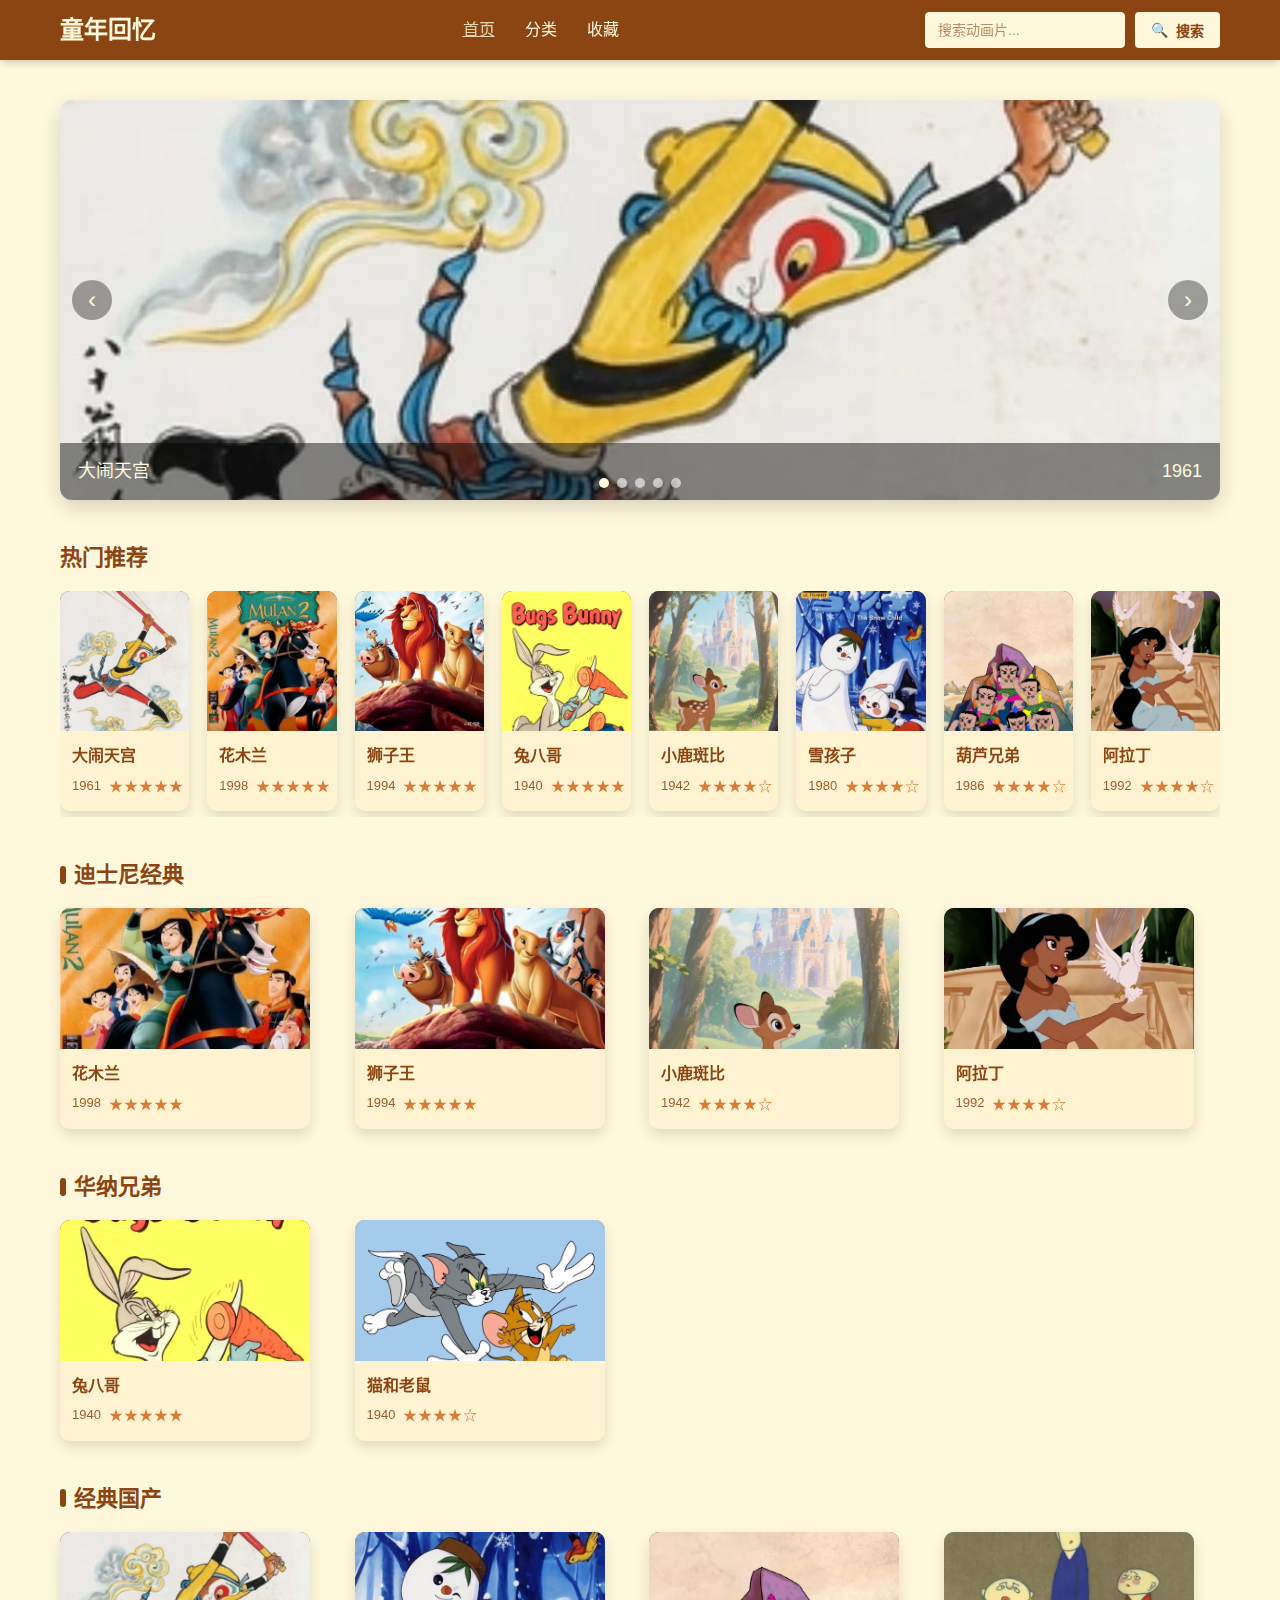
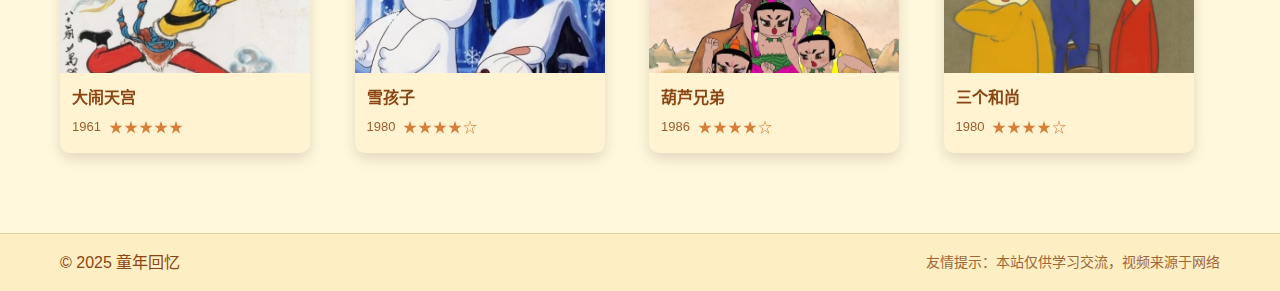
<file: index.html>
<!DOCTYPE html>
<html lang="zh-CN">
<head>
    <meta charset="UTF-8">
    <meta name="viewport" content="width=device-width, initial-scale=1.0">
    <title>童年回忆 - 首页</title>
 <link rel="stylesheet" href="css/style.css">
<link rel="stylesheet" href="css/animations.css">
<link rel="stylesheet" href="css/responsive.css">
</head>
<body>
    <!-- 导航栏 -->
    <nav class="navbar">
        <div class="nav-container">
            <div class="nav-logo">
                <a href="index.html">童年回忆</a>
            </div>
            <ul class="nav-menu">
                <li><a href="index.html" class="active">首页</a></li>
                <li><a href="category.html">分类</a></li>
                <li><a href="collection.html">收藏</a></li>
            </ul>
            <div class="nav-search">
                <form action="search.html" method="get">
                    <input type="text" name="q" placeholder="搜索动画片..." class="search-input">
                    <button type="submit" class="search-btn"><span class="icon-search">🔍</span><span>搜索</span></button>
                </form>
            </div>
        </div>
    </nav>

    <!-- 主要内容区域 -->
    <main class="main-content">
        <!-- 轮播图区域 -->
        <section class="carousel" aria-label="热门轮播">
            <div class="carousel-inner" id="carousel-slides">
                <!-- 动态插入轮播项 -->
            </div>
            <button class="carousel-arrow left" id="carousel-prev" aria-label="上一张">‹</button>
            <button class="carousel-arrow right" id="carousel-next" aria-label="下一张">›</button>
            <div class="carousel-dots" id="carousel-dots">
                <!-- 动态插入圆点 -->
            </div>
        </section>

        <!-- 热门推荐区域 -->
        <section class="section-block">
            <div class="section-title">热门推荐</div>
            <div class="card-row scroll-x" id="hot-list">
                <!-- 动态插入卡片 -->
            </div>
        </section>

        <!-- 分类展示区域 -->
        <section class="section-block" id="cat-disney">
            <div class="section-title with-deco">迪士尼经典</div>
            <div class="card-row" id="list-disney">
                <!-- 动态插入卡片 -->
            </div>
        </section>

        <section class="section-block" id="cat-warner">
            <div class="section-title with-deco">华纳兄弟</div>
            <div class="card-row" id="list-warner">
                <!-- 动态插入卡片 -->
            </div>
        </section>

        <section class="section-block" id="cat-china">
            <div class="section-title with-deco">经典国产</div>
            <div class="card-row" id="list-china">
                <!-- 动态插入卡片 -->
            </div>
        </section>
    </main>

    <!-- 底部区域 -->
    <footer class="site-footer">
        <div class="footer-inner">
            <div>© 2025 童年回忆</div>
            <div class="tip">友情提示：本站仅供学习交流，视频来源于网络</div>
        </div>
    </footer>

    <script src="js/data.js"></script>
    <script src="js/performance.js"></script>
    <script src="js/main.js"></script>
    <script>
        // 初始化性能优化
        document.addEventListener('DOMContentLoaded', function() {
            if (typeof initPerformanceOptimizations === 'function') {
                initPerformanceOptimizations();
            }
        });
    </script>
</body>
</html>
</file>
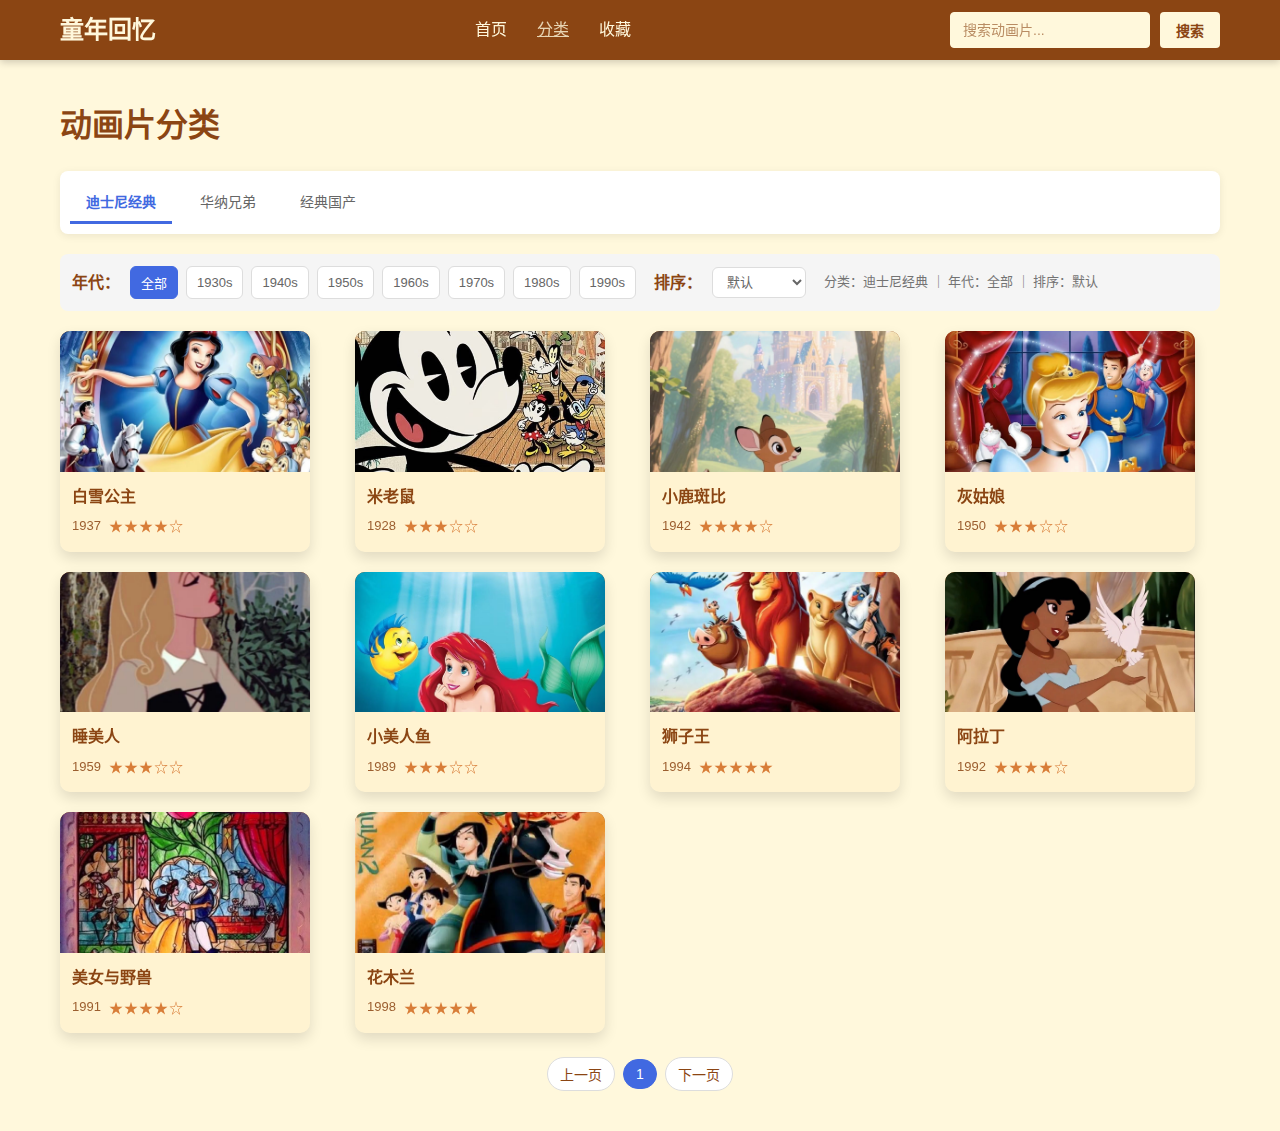
<file: category.html>
<!DOCTYPE html>
<html lang="zh-CN">
<head>
    <meta charset="UTF-8">
    <meta name="viewport" content="width=device-width, initial-scale=1.0">
    <title>童年回忆 - 分类</title>
<link rel="stylesheet" href="css/style.css">
<link rel="stylesheet" href="css/animations.css">
<link rel="stylesheet" href="css/responsive.css">
</head>
<body>
    <!-- 导航栏 -->
    <nav class="navbar">
        <div class="nav-container">
            <div class="nav-logo">
                <a href="index.html">童年回忆</a>
            </div>
            <ul class="nav-menu">
                <li><a href="index.html">首页</a></li>
                <li><a href="category.html" class="active">分类</a></li>
                <li><a href="collection.html">收藏</a></li>
            </ul>
            <div class="nav-search">
                <form action="search.html" method="get">
                    <input type="text" name="q" placeholder="搜索动画片..." class="search-input">
                    <button type="submit" class="search-btn">搜索</button>
                </form>
            </div>
        </div>
    </nav>

    <!-- 分类内容区域 -->
    <main class="main-content">
        <h1>动画片分类</h1>

        <!-- 分类导航栏（Tabs） -->
        <section class="tabs-bar" id="category-tabs">
            <button class="tab-btn" data-category="迪士尼经典">迪士尼经典</button>
            <button class="tab-btn" data-category="华纳兄弟">华纳兄弟</button>
            <button class="tab-btn" data-category="经典国产">经典国产</button>
        </section>

        <!-- 筛选与排序区域 -->
        <section class="filter-bar">
            <div class="filter-group">
                <span class="filter-label">年代：</span>
                <div class="filter-options" id="decade-options">
                    <button class="filter-btn" data-decade="all">全部</button>
                    <button class="filter-btn" data-decade="1930">1930s</button>
                    <button class="filter-btn" data-decade="1940">1940s</button>
                    <button class="filter-btn" data-decade="1950">1950s</button>
                    <button class="filter-btn" data-decade="1960">1960s</button>
                    <button class="filter-btn" data-decade="1970">1970s</button>
                    <button class="filter-btn" data-decade="1980">1980s</button>
                    <button class="filter-btn" data-decade="1990">1990s</button>
                </div>
            </div>
            <div class="sort-group">
                <span class="filter-label">排序：</span>
                <select id="sort-select" class="sort-select">
                    <option value="default">默认</option>
                    <option value="rating_desc">评分最高</option>
                    <option value="year_desc">年份最新</option>
                    <option value="year_asc">年份最早</option>
                </select>
            </div>
            <div class="active-filters" id="active-filters"></div>
        </section>

        <!-- 动画片网格 -->
        <section class="grid-section">
            <div id="category-grid" class="category-grid">
                <!-- 通过JS渲染卡片 -->
            </div>
        </section>

        <!-- 分页器 -->
        <section class="pagination" id="pagination">
            <!-- 通过JS渲染分页按钮 -->
        </section>
    </main>

    <script src="js/data.js"></script>
    <script src="js/main.js"></script>
</body>
</html>
</file>
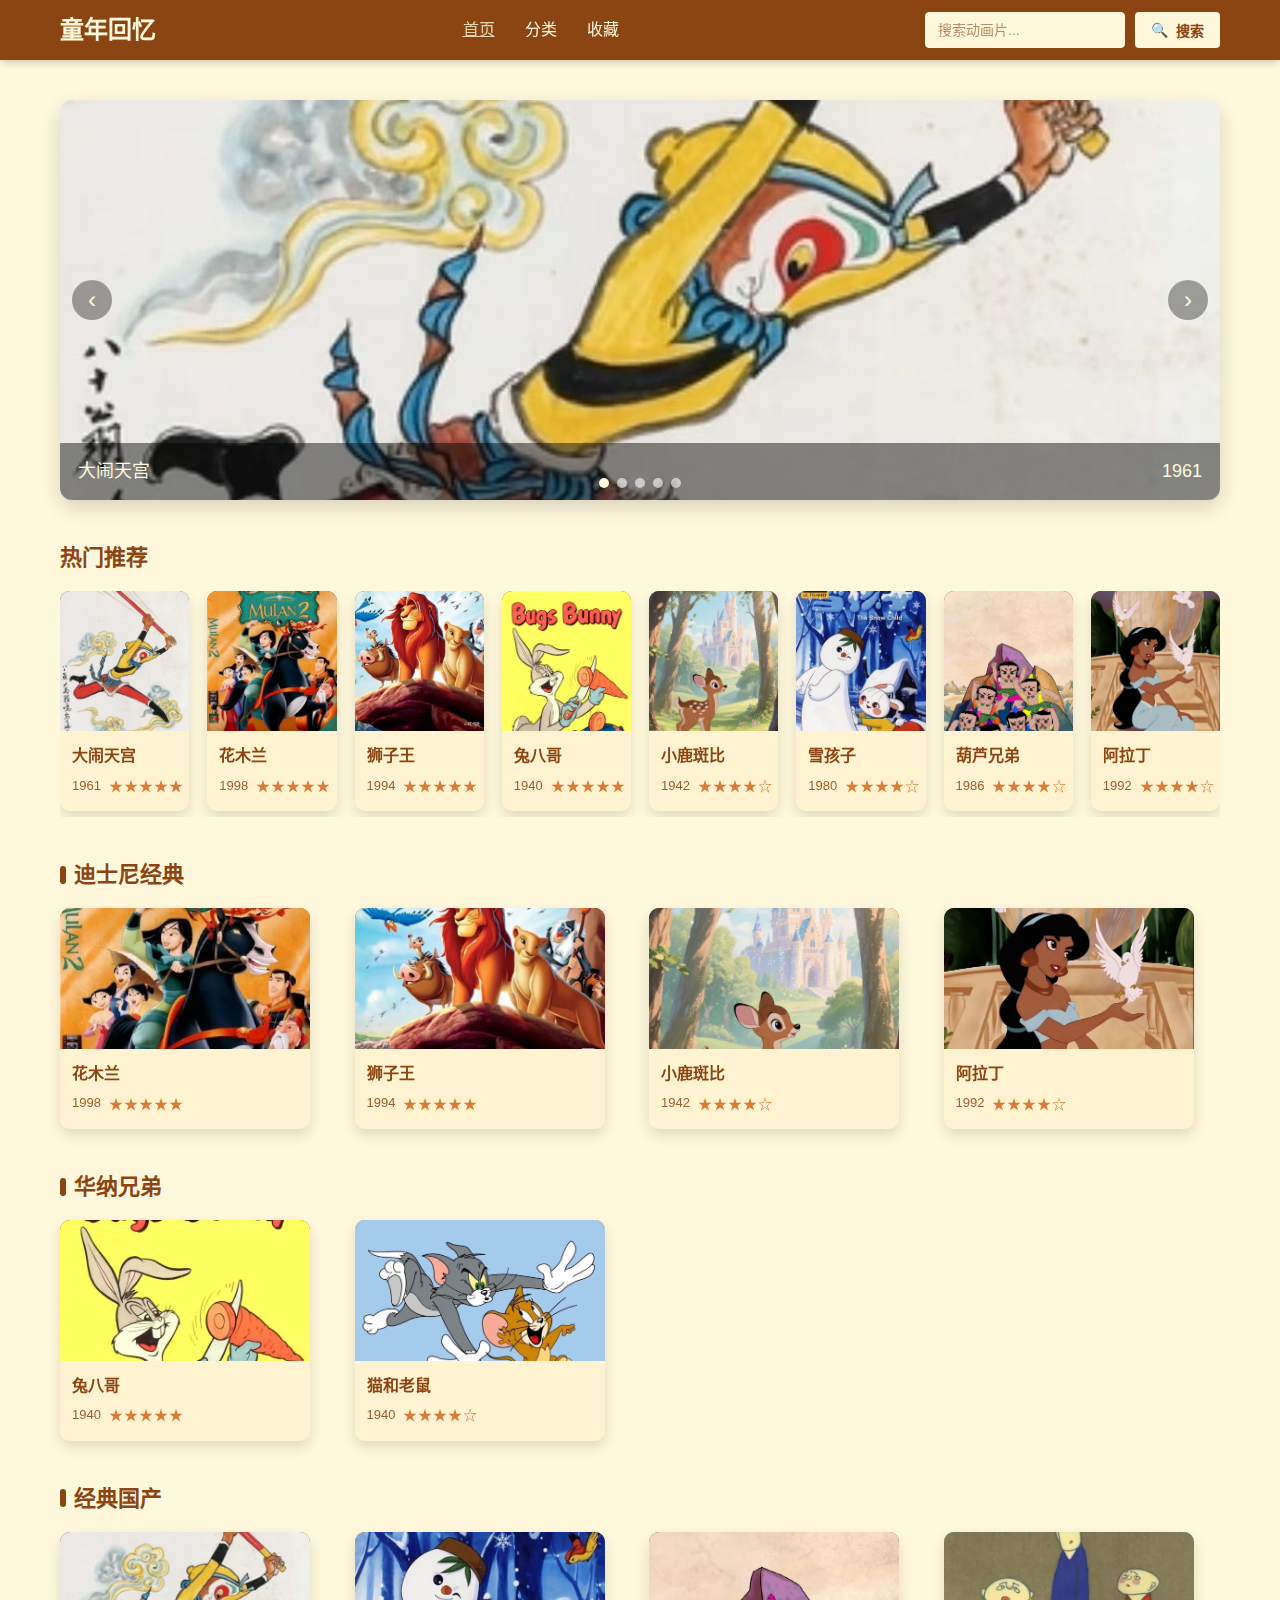
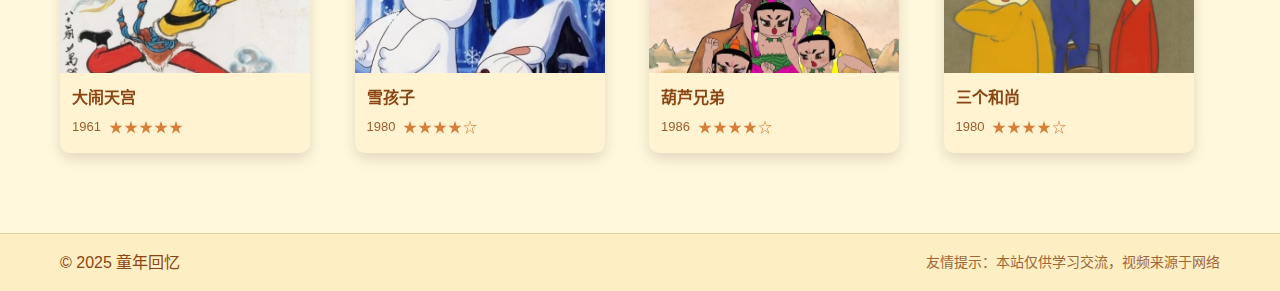
<file: clear-cache.html>
<!DOCTYPE html>
<html lang="zh-CN">
<head>
    <meta charset="UTF-8">
    <title>清除缓存</title>
</head>
<body>
    <h1>正在清除缓存...</h1>
    <script>
        localStorage.clear();
        alert('缓存已清除！正在跳转...');
        window.location.href = 'index.html';
    </script>
</body>
</html>
</file>
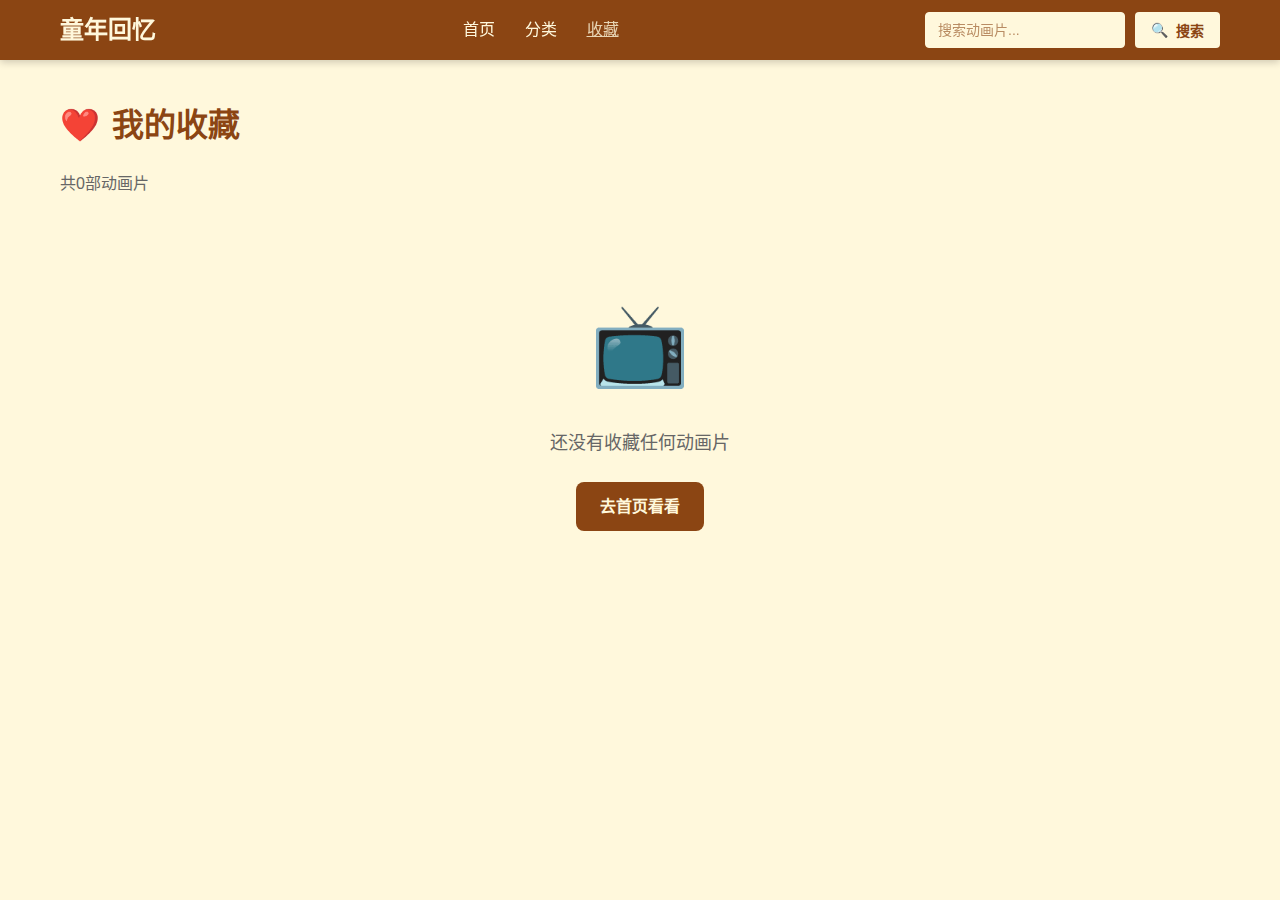
<file: collection.html>
<!DOCTYPE html>
<html lang="zh-CN">
<head>
    <meta charset="UTF-8">
    <meta name="viewport" content="width=device-width, initial-scale=1.0">
    <title>童年回忆 - 收藏</title>
    <link rel="stylesheet" href="css/style.css">
    <link rel="stylesheet" href="css/animations.css">
    <link rel="stylesheet" href="css/responsive.css">
</head>
<body>
    <!-- 导航栏 -->
    <nav class="navbar">
        <div class="nav-container">
            <div class="nav-logo">
                <a href="index.html">童年回忆</a>
            </div>
            <ul class="nav-menu">
                <li><a href="index.html">首页</a></li>
                <li><a href="category.html">分类</a></li>
                <li><a href="collection.html" class="active">收藏</a></li>
            </ul>
            <div class="nav-search">
                <form action="search.html" method="get">
                    <input type="text" name="q" placeholder="搜索动画片..." class="search-input">
                    <button type="submit" class="search-btn"><span class="icon-search">🔍</span><span>搜索</span></button>
                </form>
            </div>
        </div>
    </nav>

    <!-- 收藏内容区域 -->
    <main class="main-content">
        <!-- 页面标题 -->
        <div class="collection-header">
            <h1 class="collection-title">
                <span class="title-icon">❤️</span>
                我的收藏
            </h1>
            <div class="collection-count" id="collection-count">共0部动画片</div>
        </div>

        <!-- 收藏列表 -->
        <div id="collection-list" class="collection-grid">
            <!-- 收藏列表将通过JavaScript动态生成 -->
        </div>

        <!-- 空状态 -->
        <div class="empty-state" id="empty-state" style="display: none;">
            <div class="empty-icon">📺</div>
            <div class="empty-text">还没有收藏任何动画片</div>
            <a href="index.html" class="empty-btn">去首页看看</a>
        </div>
    </main>

    <script src="js/data.js"></script>
    <script src="js/collection.js"></script>
    <script src="js/main.js"></script>
</body>
</html>
</file>
<file: css/style.css>
/* CSS变量（主题色管理） */
:root {
    --primary-color: #8B4513;
    --bg-color: #FFF8DC;
    --accent-color: #4169E1;
    --hover-shadow: 0 10px 22px rgba(0, 0, 0, 0.2);
    --transition-fast: 0.2s;
    --transition-normal: 0.3s;
    --transition-slow: 0.5s;
}

/* 重置默认样式 */
* {
    margin: 0;
    padding: 0;
    box-sizing: border-box;
}

/* 全局样式 */
body {
    font-family: -apple-system, BlinkMacSystemFont, "Segoe UI", Roboto, "Helvetica Neue", Arial, sans-serif;
    background-color: var(--bg-color);
    color: var(--primary-color);
    line-height: 1.6;
    padding-top: 60px;
}

/* 导航栏样式 */
.navbar {
    position: fixed;
    top: 0;
    left: 0;
    right: 0;
    height: 60px;
    background-color: #8B4513;
    box-shadow: 0 2px 8px rgba(0, 0, 0, 0.2);
    z-index: 1000;
}

.nav-container {
    max-width: 1200px;
    margin: 0 auto;
    padding: 0 20px;
    height: 100%;
    display: flex;
    align-items: center;
    justify-content: space-between;
}

.nav-logo a {
    color: #FFF8DC;
    font-size: 24px;
    font-weight: bold;
    text-decoration: none;
    transition: opacity 0.3s;
}

.nav-logo a:hover {
    opacity: 0.8;
}

.nav-menu {
    display: flex;
    list-style: none;
    gap: 30px;
}

.nav-menu li a {
    color: #FFF8DC;
    text-decoration: none;
    font-size: 16px;
    transition: opacity 0.3s;
}

.nav-menu li a:hover,
.nav-menu li a.active {
    opacity: 0.8;
    text-decoration: underline;
}

.nav-search {
    display: flex;
    align-items: center;
}

.nav-search form {
    display: flex;
    gap: 10px;
}

.search-input {
    padding: 8px 12px;
    border: 1px solid #FFF8DC;
    border-radius: 4px;
    background-color: #FFF8DC;
    color: #8B4513;
    font-size: 14px;
    width: 200px;
}

.search-input::placeholder {
    color: #8B4513;
    opacity: 0.6;
}

.search-input:focus {
    outline: none;
    border-color: #FFF8DC;
    box-shadow: 0 0 0 2px rgba(255, 248, 220, 0.3);
}

.search-btn {
    padding: 8px 16px;
    background-color: #FFF8DC;
    color: #8B4513;
    border: none;
    border-radius: 4px;
    cursor: pointer;
    font-size: 14px;
    font-weight: bold;
    transition: background-color 0.3s;
}

.search-btn:hover {
    background-color: #f5e6c8;
}

/* 主要内容区域 */
.main-content {
    max-width: 1200px;
    margin: 0 auto;
    padding: 40px 20px;
}

.main-content h1 {
    font-size: 32px;
    margin-bottom: 20px;
    color: #8B4513;
}

.main-content p {
    font-size: 16px;
    color: #8B4513;
    margin-bottom: 20px;
}

/* 轮播图区域 */
.carousel {
    position: relative;
    width: 100%;
    height: 400px; /* 要求高度 */
    margin-bottom: 40px;
    border-radius: 12px;
    overflow: hidden;
    box-shadow: 0 8px 20px rgba(0,0,0,0.15);
}

.carousel-inner {
    position: relative;
    width: 100%;
    height: 100%;
}

.carousel-slide {
    position: absolute;
    top: 0;
    left: 0;
    width: 100%;
    height: 100%;
    cursor: pointer;
    opacity: 0;
    transition: opacity 0.5s ease-in-out;
}

.carousel-slide img {
    width: 100%;
    height: 100%;
    object-fit: cover; /* 要求：cover */
    display: block;
}

.carousel-caption {
    position: absolute;
    left: 0;
    right: 0;
    bottom: 0;
    padding: 14px 18px;
    background: rgba(0,0,0,0.45); /* 半透明黑色背景 */
    color: #FFF8DC;
    font-size: 18px;
    display: flex;
    justify-content: space-between;
    align-items: center;
}

.carousel-arrow {
    position: absolute;
    top: 50%;
    transform: translateY(-50%);
    width: 40px;
    height: 40px;
    border: none;
    border-radius: 50%;
    background: rgba(0,0,0,0.35);
    color: #FFF8DC;
    font-size: 24px;
    cursor: pointer;
    display: flex;
    align-items: center;
    justify-content: center;
    transition: background 0.3s;
    z-index: 2;
}

.carousel-arrow:hover { background: rgba(0,0,0,0.5); }
.carousel-arrow.left { left: 12px; }
.carousel-arrow.right { right: 12px; }

.carousel-dots {
    position: absolute;
    left: 50%;
    transform: translateX(-50%);
    bottom: 12px;
    display: flex;
    gap: 8px;
    z-index: 2;
}

.carousel-dot {
    width: 10px;
    height: 10px;
    border-radius: 50%;
    background: rgba(255,255,255,0.6);
    cursor: pointer;
}

.carousel-dot.active { background: #FFF8DC; }

/* 区块与卡片 */
.section-block { margin-top: 40px; }
.section-title {
    font-size: 22px;
    font-weight: bold;
    color: #8B4513;
    margin-bottom: 16px;
}
.section-title.with-deco {
    position: relative;
    padding-left: 14px;
}
.section-title.with-deco::before {
    content: '';
    position: absolute;
    left: 0;
    top: 50%;
    transform: translateY(-50%);
    width: 6px;
    height: 18px;
    background: #8B4513; /* 装饰线条 */
    border-radius: 3px;
}

.card-row {
    display: grid;
    grid-template-columns: repeat(auto-fill, minmax(250px, 1fr));
    gap: 18px;
}

.scroll-x {
    display: flex;
    gap: 18px;
    overflow-x: auto;
    padding-bottom: 6px;
    scroll-snap-type: x mandatory;
}
.scroll-x::-webkit-scrollbar { height: 8px; }
.scroll-x::-webkit-scrollbar-thumb { background: rgba(139,69,19,0.35); border-radius: 4px; }

.card {
    width: 250px; /* 要求宽度 */
    background: #fff3d1;
    border-radius: 10px; /* 要求圆角 */
    overflow: hidden;
    box-shadow: 0 6px 14px rgba(0,0,0,0.12); /* 阴影效果 */
    color: #8B4513;
    cursor: pointer;
    transform: translateZ(0);
    transition: transform 0.25s ease, box-shadow 0.25s ease;
    scroll-snap-align: start;
}
.card:hover {
    transform: scale(1.05); /* 放大 */
    box-shadow: 0 10px 22px rgba(0,0,0,0.2); /* 阴影加深 */
}

.card-cover {
    position: relative;
    width: 100%;
    aspect-ratio: 16 / 9; /* 16:9比例 */
    background: #e9dab3;
}
.card-cover img {
    width: 100%;
    height: 100%;
    object-fit: cover;
    display: block;
    background: #e9dab3;
    min-height: 140px;
}

.card-cover img[src=""],
.card-cover img:not([src]) {
    display: none;
}

.card-cover::before {
    content: '';
    display: block;
    width: 100%;
    height: 100%;
    background: linear-gradient(135deg, #8B4513 0%, #A0522D 100%);
    position: absolute;
    top: 0;
    left: 0;
    z-index: 0;
}

.card-cover img:not([src=""]) {
    position: relative;
    z-index: 1;
}
.card-body {
    padding: 12px 12px 14px;
}
.card-title { font-size: 16px; font-weight: 700; margin-bottom: 6px; }
.card-meta { font-size: 13px; opacity: 0.85; display: flex; align-items: center; gap: 8px; }

.stars { color: #D2691E; font-size: 14px; letter-spacing: 1px; }

/* 底部区域 */
.site-footer {
    margin-top: 40px;
    border-top: 1px solid rgba(139,69,19,0.2);
    background: #FDEEC4;
}
.footer-inner {
    max-width: 1200px;
    margin: 0 auto;
    padding: 16px 20px;
    display: flex;
    justify-content: space-between;
    align-items: center;
    color: #8B4513;
}
.footer-inner .tip { opacity: 0.8; font-size: 14px; }

/* 导航搜索按钮内图标 */
.search-btn { display: inline-flex; align-items: center; gap: 8px; }
.icon-search { line-height: 1; }

/* ================= 分类页样式 ================= */
/* 分类Tabs */
.tabs-bar {
    background: #fff;
    box-shadow: 0 2px 8px rgba(0,0,0,0.08);
    border-radius: 8px;
    padding: 10px;
    display: flex;
    gap: 12px;
    margin-bottom: 20px;
}

.tab-btn {
    background: transparent;
    border: none;
    color: #666;
    padding: 10px 16px;
    border-bottom: 3px solid transparent;
    cursor: pointer;
    font-size: 14px;
}

.tab-btn.active {
    color: #4169E1; /* 蓝色文字 */
    border-color: #4169E1; /* 底部边框 */
    font-weight: 600;
}

/* 筛选区域 */
.filter-bar {
    background: #f5f5f5; /* 浅灰色背景 */
    border-radius: 8px;
    padding: 12px;
    display: flex;
    flex-wrap: wrap;
    gap: 12px 18px;
    align-items: center;
    margin-bottom: 20px;
}

.filter-group, .sort-group {
    display: flex;
    align-items: center;
    gap: 10px;
}

.filter-label {
    color: #8B4513;
    font-weight: 600;
}

.filter-options { display: flex; gap: 8px; flex-wrap: wrap; }
.filter-btn {
    background: #fff;
    border: 1px solid #ddd;
    color: #666;
    padding: 6px 10px;
    border-radius: 6px;
    cursor: pointer;
    font-size: 13px;
}
.filter-btn.active {
    background: #4169E1;
    color: #fff;
    border-color: #4169E1;
}

.sort-select {
    background: #fff;
    border: 1px solid #ddd;
    color: #666;
    padding: 6px 10px;
    border-radius: 6px;
    font-size: 13px;
}

.active-filters { color: #666; font-size: 13px; opacity: 0.9; }

/* 网格布局 */
.category-grid {
    display: grid;
    grid-template-columns: repeat(4, 1fr);
    gap: 20px; /* 要求间距 */
}

@media (max-width: 768px) {
    .category-grid { grid-template-columns: repeat(2, 1fr); }
}

/* 分页器 */
.pagination {
    display: flex;
    justify-content: center; /* 居中显示 */
    align-items: center;
    gap: 8px;
    margin-top: 24px;
}

.page-btn {
    background: #fff;
    border: 1px solid #ddd;
    color: #8B4513;
    padding: 6px 12px;
    border-radius: 18px; /* 圆角 */
    cursor: pointer;
    font-size: 14px;
}

.page-btn:hover {
    background: #f5e6c8; /* 悬停效果 */
}

.page-btn.active {
    background: #4169E1; /* 当前页蓝色背景 */
    color: #fff;
    border-color: #4169E1;
}

/* ================= 收藏页样式 ================= */
/* 页面标题 */
.collection-header {
    margin-bottom: 24px;
}

.collection-title {
    font-size: 32px;
    font-weight: bold;
    color: #8B4513;
    margin-bottom: 8px;
    display: flex;
    align-items: center;
    gap: 12px;
}

.title-icon {
    font-size: 32px;
}

.collection-count {
    font-size: 16px;
    color: #666;
}

/* 收藏网格 */
.collection-grid {
    display: grid;
    grid-template-columns: repeat(4, 1fr);
    gap: 20px;
}

@media (max-width: 768px) {
    .collection-grid {
        grid-template-columns: repeat(2, 1fr);
    }
}

/* 收藏卡片（带取消收藏按钮） */
.collection-card {
    position: relative;
    width: 100%;
    background: #fff3d1;
    border-radius: 10px;
    overflow: hidden;
    box-shadow: 0 6px 14px rgba(0, 0, 0, 0.12);
    cursor: pointer;
    transform: translateZ(0);
    transition: transform 0.25s ease, box-shadow 0.25s ease;
}

.collection-card:hover {
    transform: scale(1.05);
    box-shadow: 0 10px 22px rgba(0, 0, 0, 0.2);
}

.collection-card-cover {
    position: relative;
    width: 100%;
    aspect-ratio: 16 / 9;
    background: #e9dab3;
}

.collection-card-cover img {
    width: 100%;
    height: 100%;
    object-fit: cover;
    display: block;
}

/* 取消收藏按钮 */
.remove-favorite-btn {
    position: absolute;
    top: 8px;
    right: 8px;
    width: 32px;
    height: 32px;
    background: #ff4757; /* 红色背景 */
    border: none;
    border-radius: 50%; /* 圆形 */
    color: #fff;
    font-size: 18px;
    cursor: pointer;
    display: flex;
    align-items: center;
    justify-content: center;
    transition: transform 0.2s;
    z-index: 10;
    box-shadow: 0 2px 6px rgba(0, 0, 0, 0.2);
}

.remove-favorite-btn:hover {
    transform: scale(1.15); /* 悬停时放大 */
}

.collection-card-body {
    padding: 12px;
}

.collection-card-title {
    font-size: 16px;
    font-weight: 700;
    color: #8B4513;
    margin-bottom: 6px;
}

.collection-card-meta {
    font-size: 13px;
    color: #666;
    display: flex;
    align-items: center;
    gap: 8px;
}

.collection-card-rating {
    color: #D2691E;
}

/* 空状态 */
.empty-state {
    text-align: center;
    padding: 60px 20px;
}

.empty-icon {
    font-size: 80px; /* 要求大小 */
    margin-bottom: 20px;
}

.empty-text {
    font-size: 18px;
    color: #666; /* 灰色文字 */
    margin-bottom: 24px;
}

.empty-btn {
    display: inline-block;
    background: #8B4513; /* 主题色 */
    color: #FFF8DC;
    padding: 12px 24px;
    border-radius: 8px;
    text-decoration: none;
    font-size: 16px;
    font-weight: 600;
    transition: background 0.3s;
}

.empty-btn:hover {
    background: #6B3410;
}

/* ================= 搜索页样式 ================= */
/* 搜索区域 */
.search-section {
    margin-bottom: 40px;
    display: flex;
    justify-content: center;
}

.search-box-container {
    width: 100%;
    max-width: 600px; /* 要求宽度 */
}

.search-form {
    display: flex;
    gap: 0;
    background: #fff;
    border-radius: 12px; /* 圆角 */
    box-shadow: 0 4px 12px rgba(0, 0, 0, 0.1); /* 阴影 */
    overflow: hidden;
}

.main-search-input {
    flex: 1;
    height: 50px; /* 要求高度 */
    padding: 0 20px;
    border: none;
    outline: none;
    font-size: 16px;
    color: #8B4513;
}

.main-search-input::placeholder {
    color: #999;
}

.main-search-btn {
    height: 50px;
    padding: 0 24px;
    background: #4169E1; /* 蓝色背景 */
    color: #fff;
    border: none;
    cursor: pointer;
    font-size: 16px;
    font-weight: 600;
    transition: background 0.3s;
}

.main-search-btn:hover {
    background: #3155C7;
}

/* 热门搜索 */
.hot-search-section {
    text-align: center;
    padding: 40px 20px;
}

.hot-search-title {
    font-size: 20px;
    color: #8B4513;
    margin-bottom: 20px;
}

.hot-search-tags {
    display: flex;
    flex-wrap: wrap;
    justify-content: center;
    gap: 12px;
}

.hot-search-tag {
    display: inline-block;
    padding: 8px 16px;
    background: #f5f5f5; /* 浅灰色背景 */
    color: #666;
    border-radius: 20px; /* 圆角 */
    cursor: pointer;
    font-size: 14px;
    transition: all 0.3s;
}

.hot-search-tag:hover {
    background: #4169E1; /* 悬停时蓝色背景 */
    color: #fff; /* 白色文字 */
}

/* 搜索结果区域 */
.search-results-section {
    margin-top: 30px;
}

.search-results-header {
    margin-bottom: 20px;
}

.search-keyword {
    font-size: 24px;
    font-weight: bold;
    color: #8B4513;
    margin-bottom: 8px;
}

.search-count {
    font-size: 14px;
    color: #666; /* 灰色小字 */
}

.search-results-grid {
    display: grid;
    grid-template-columns: repeat(4, 1fr);
    gap: 20px;
}

@media (max-width: 768px) {
    .search-results-grid {
        grid-template-columns: repeat(2, 1fr);
    }
}

/* 搜索结果卡片中的关键词高亮 */
.search-result-card .highlight {
    background: #ffeb3b; /* 黄色背景 */
    padding: 2px 4px;
    border-radius: 3px;
    font-weight: 600;
}

/* 无结果状态 */
.no-results-section {
    text-align: center;
    padding: 60px 20px;
}

.no-results-icon {
    font-size: 64px;
    margin-bottom: 20px;
}

.no-results-text {
    font-size: 20px;
    color: #666;
    margin-bottom: 12px;
    font-weight: 600;
}

.no-results-hint {
    font-size: 16px;
    color: #999;
}
</file>
<file: css/animations.css>
/* 动画效果样式 */

/* ================= CSS变量（主题色管理） ================= */
:root {
    --primary-color: #8B4513;
    --bg-color: #FFF8DC;
    --accent-color: #4169E1;
    --hover-shadow: 0 10px 22px rgba(0, 0, 0, 0.2);
    --transition-fast: 0.2s;
    --transition-normal: 0.3s;
    --transition-slow: 0.5s;
}

/* ================= 页面加载动画 ================= */
@keyframes fadeIn {
    from {
        opacity: 0;
        transform: translateY(20px);
    }
    to {
        opacity: 1;
        transform: translateY(0);
    }
}

.page-content {
    animation: fadeIn 0.6s ease-out;
}

.main-content > * {
    animation: fadeIn 0.6s ease-out;
}

.main-content > *:nth-child(1) { animation-delay: 0.1s; }
.main-content > *:nth-child(2) { animation-delay: 0.2s; }
.main-content > *:nth-child(3) { animation-delay: 0.3s; }
.main-content > *:nth-child(4) { animation-delay: 0.4s; }

/* ================= 卡片悬停效果 ================= */
.card,
.collection-card,
.related-card {
    transition: transform var(--transition-normal) ease, 
                box-shadow var(--transition-normal) ease;
}

.card:hover,
.collection-card:hover,
.related-card:hover {
    transform: scale(1.05);
    box-shadow: var(--hover-shadow);
}

/* ================= 按钮点击反馈 ================= */
@keyframes buttonClick {
    0% {
        transform: scale(1);
    }
    50% {
        transform: scale(0.95);
    }
    100% {
        transform: scale(1);
    }
}

button:active,
.control-btn:active,
.page-btn:active,
.filter-btn:active,
.tab-btn:active,
.search-btn:active,
.main-search-btn:active,
.favorite-btn:active,
.remove-favorite-btn:active {
    animation: buttonClick 0.2s ease;
}

/* ================= 轮播图切换动画 ================= */
@keyframes fadeInOut {
    0% {
        opacity: 0;
    }
    50% {
        opacity: 1;
    }
    100% {
        opacity: 0;
    }
}

.carousel-slide {
    position: absolute;
    top: 0;
    left: 0;
    width: 100%;
    height: 100%;
    opacity: 0;
    transition: opacity var(--transition-slow) ease-in-out;
}

.carousel-slide.active {
    opacity: 1;
    z-index: 1;
}

/* ================= 收藏按钮心跳动画 ================= */
@keyframes heartbeat {
    0%, 100% {
        transform: scale(1);
    }
    25% {
        transform: scale(1.2);
    }
    50% {
        transform: scale(1);
    }
    75% {
        transform: scale(1.15);
    }
}

.favorite-btn.clicked {
    animation: heartbeat 0.6s ease;
}

/* ================= 搜索框聚焦动画 ================= */
.main-search-input {
    transition: border-color var(--transition-normal) ease,
                box-shadow var(--transition-normal) ease;
}

.main-search-input:focus {
    border-color: var(--accent-color);
    box-shadow: 0 0 0 3px rgba(65, 105, 225, 0.1);
}

.search-input:focus {
    border-color: var(--accent-color);
    box-shadow: 0 0 0 2px rgba(65, 105, 225, 0.1);
}

/* ================= 滚动动画（淡入） ================= */
@keyframes fadeInUp {
    from {
        opacity: 0;
        transform: translateY(30px);
    }
    to {
        opacity: 1;
        transform: translateY(0);
    }
}

.fade-in-up {
    opacity: 0;
    animation: fadeInUp 0.6s ease-out forwards;
}

.fade-in-up.visible {
    opacity: 1;
}

/* ================= 加载状态动画 ================= */
@keyframes spin {
    from {
        transform: rotate(0deg);
    }
    to {
        transform: rotate(360deg);
    }
}

@keyframes pulse {
    0%, 100% {
        opacity: 1;
    }
    50% {
        opacity: 0.5;
    }
}

.loading {
    animation: pulse 1.5s ease-in-out infinite;
}

.spinner {
    animation: spin 1s linear infinite;
}

/* ================= 平滑滚动 ================= */
html {
    scroll-behavior: smooth;
}

/* ================= 过渡效果优化 ================= */
* {
    transition-property: transform, opacity, box-shadow, background-color, color;
    transition-duration: var(--transition-fast);
    transition-timing-function: ease;
}

/* 排除不需要过渡的元素 */
img,
video,
iframe {
    transition: none;
}
</file>
<file: css/responsive.css>
/* 响应式样式 */

/* 平板端：768px - 1024px */
@media (min-width: 768px) and (max-width: 1024px) {
    /* 全局字体与间距 */
    body { line-height: 1.6; }
    .main-content { padding: 30px 16px; }

    /* 首页卡片：每行3个（通过grid自适应）*/
    .card-row { gap: 16px; }
    .card { width: 100%; }

    /* 分类/搜索/收藏网格：每行3个 */
    .category-grid,
    .search-results-grid,
    .collection-grid { grid-template-columns: repeat(3, 1fr); gap: 16px; }

    /* 筛选区横向排布保持，但压缩间距 */
    .filter-bar { gap: 10px 12px; }
}

/* 移动端：<768px */
@media (max-width: 767.98px) {
    /* 全局字体与间距调整 */
    body { font-size: 14px; }
    .main-content { padding: 16px 12px; }
    .main-content h1 { font-size: 20px; }

    /* 导航栏 */
    .nav-container { padding: 8px 12px; }
    .nav-logo a { font-size: 20px; } /* Logo缩小 */
    /* 模拟汉堡菜单样式（需配合按钮类名 .hamburger 使用）*/
    .hamburger { display: inline-flex; width: 36px; height: 36px; align-items: center; justify-content: center; color: #FFF8DC; border: 1px solid rgba(255,255,255,0.3); border-radius: 6px; background: transparent; }
    .nav-menu { display: none; width: 100%; flex-direction: column; gap: 10px; margin-top: 8px; }
    .nav-container.show-menu .nav-menu { display: flex; } /* 通过添加 .show-menu 控制展开 */
    /* 搜索框隐藏，仅保留按钮，获取焦点时展开 */
    .nav-search form { position: relative; }
    .nav-search .search-input { width: 0; padding: 0; border-width: 0; transition: width 0.25s; }
    .nav-search .search-btn { padding: 6px 10px; }
    .nav-search .search-input:focus { width: 160px; padding: 6px 10px; border-width: 1px; }

    /* 首页：轮播图高度缩小 */
    .carousel { height: 250px; }
    .carousel-caption { font-size: 14px; padding: 10px 12px; }

    /* 首页：卡片间距缩小，网格改2列（使用grid容器时）*/
    .card-row { gap: 10px; }
    .category-grid { grid-template-columns: repeat(2, 1fr); gap: 10px; }
    .search-results-grid { grid-template-columns: repeat(2, 1fr); gap: 10px; }
    .collection-grid { grid-template-columns: repeat(2, 1fr); gap: 10px; }

    /* 视频页：播放器宽度100%，控件更大便于点击 */
    .video-wrapper { margin: 0 0 16px 0; }
    .video-container { border-radius: 6px; }
    .control-btn { font-size: 20px; }
    .speed-select { padding: 6px 8px; font-size: 14px; }
    .progress-bar { height: 8px; }
    .progress-thumb { width: 16px; height: 16px; }

    /* 剧集列表：每行3个 */
    .episodes-grid { grid-template-columns: repeat(3, 1fr); gap: 10px; }

    /* 分类/收藏页：筛选区域纵向排列，压缩间距 */
    .filter-bar { flex-direction: column; align-items: stretch; gap: 10px; }
    .filter-options { justify-content: flex-start; }

    /* 搜索页：搜索框宽度100%，热门标签缩小 */
    .search-box-container { max-width: 100%; }
    .main-search-input { height: 46px; }
    .main-search-btn { height: 46px; padding: 0 16px; }
    .hot-search-tag { padding: 6px 12px; font-size: 12px; }
}

/* 桌面端：>1024px（可微调更大间距）*/
@media (min-width: 1025px) {
    .card-row { gap: 18px; }
    .category-grid,
    .search-results-grid,
    .collection-grid { gap: 20px; }
}
</file>
